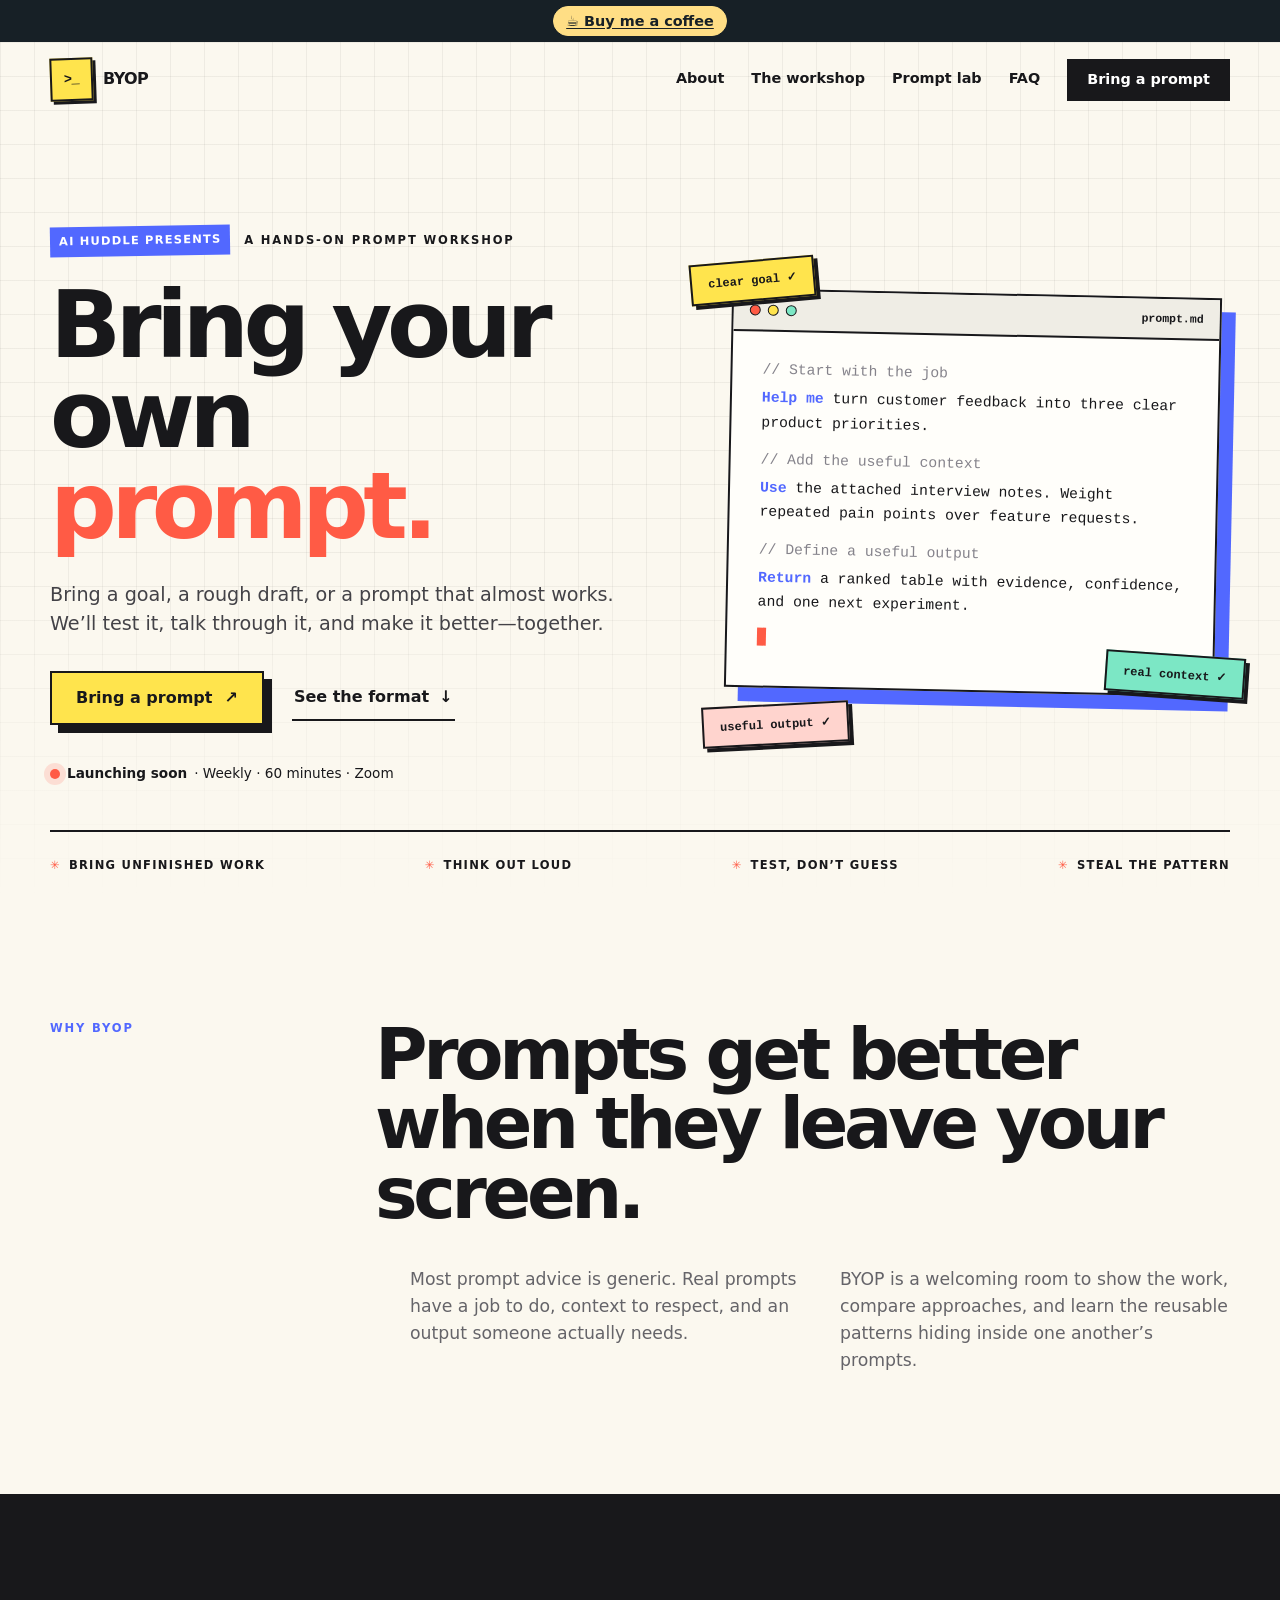
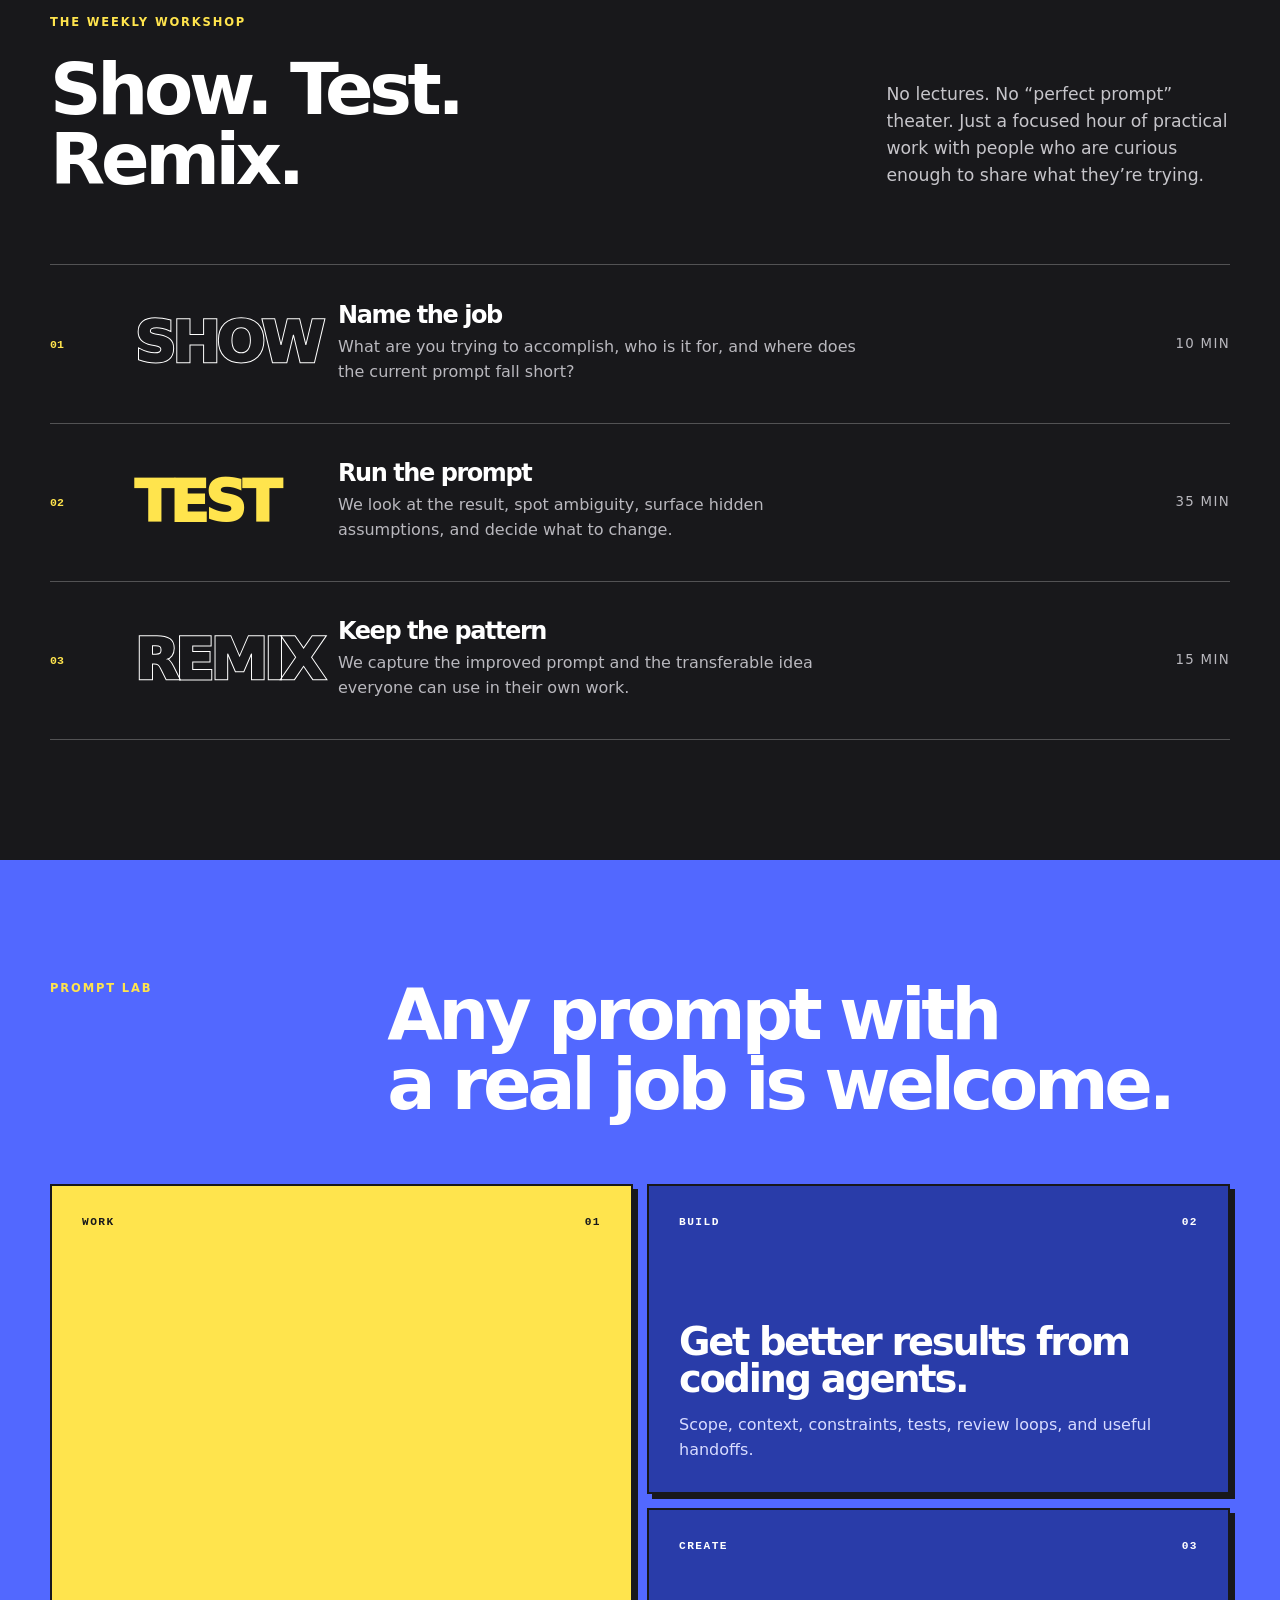
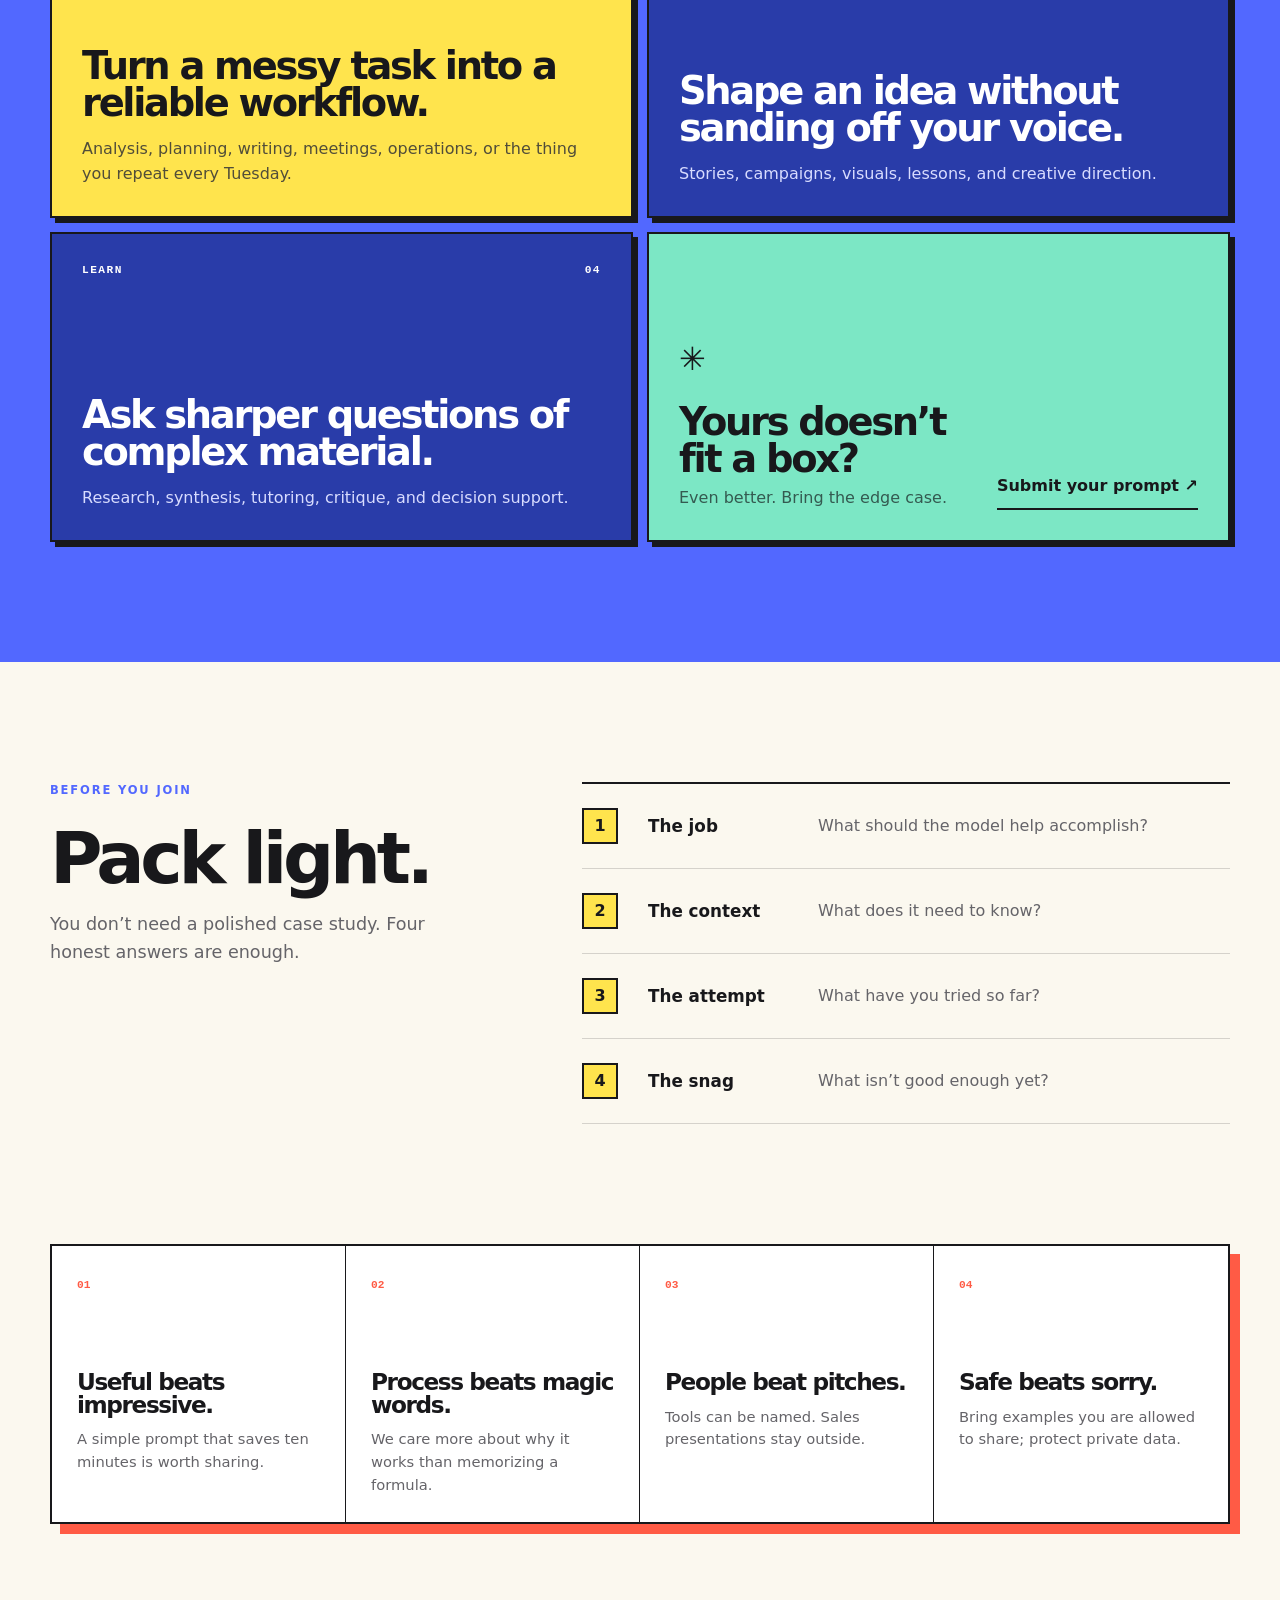
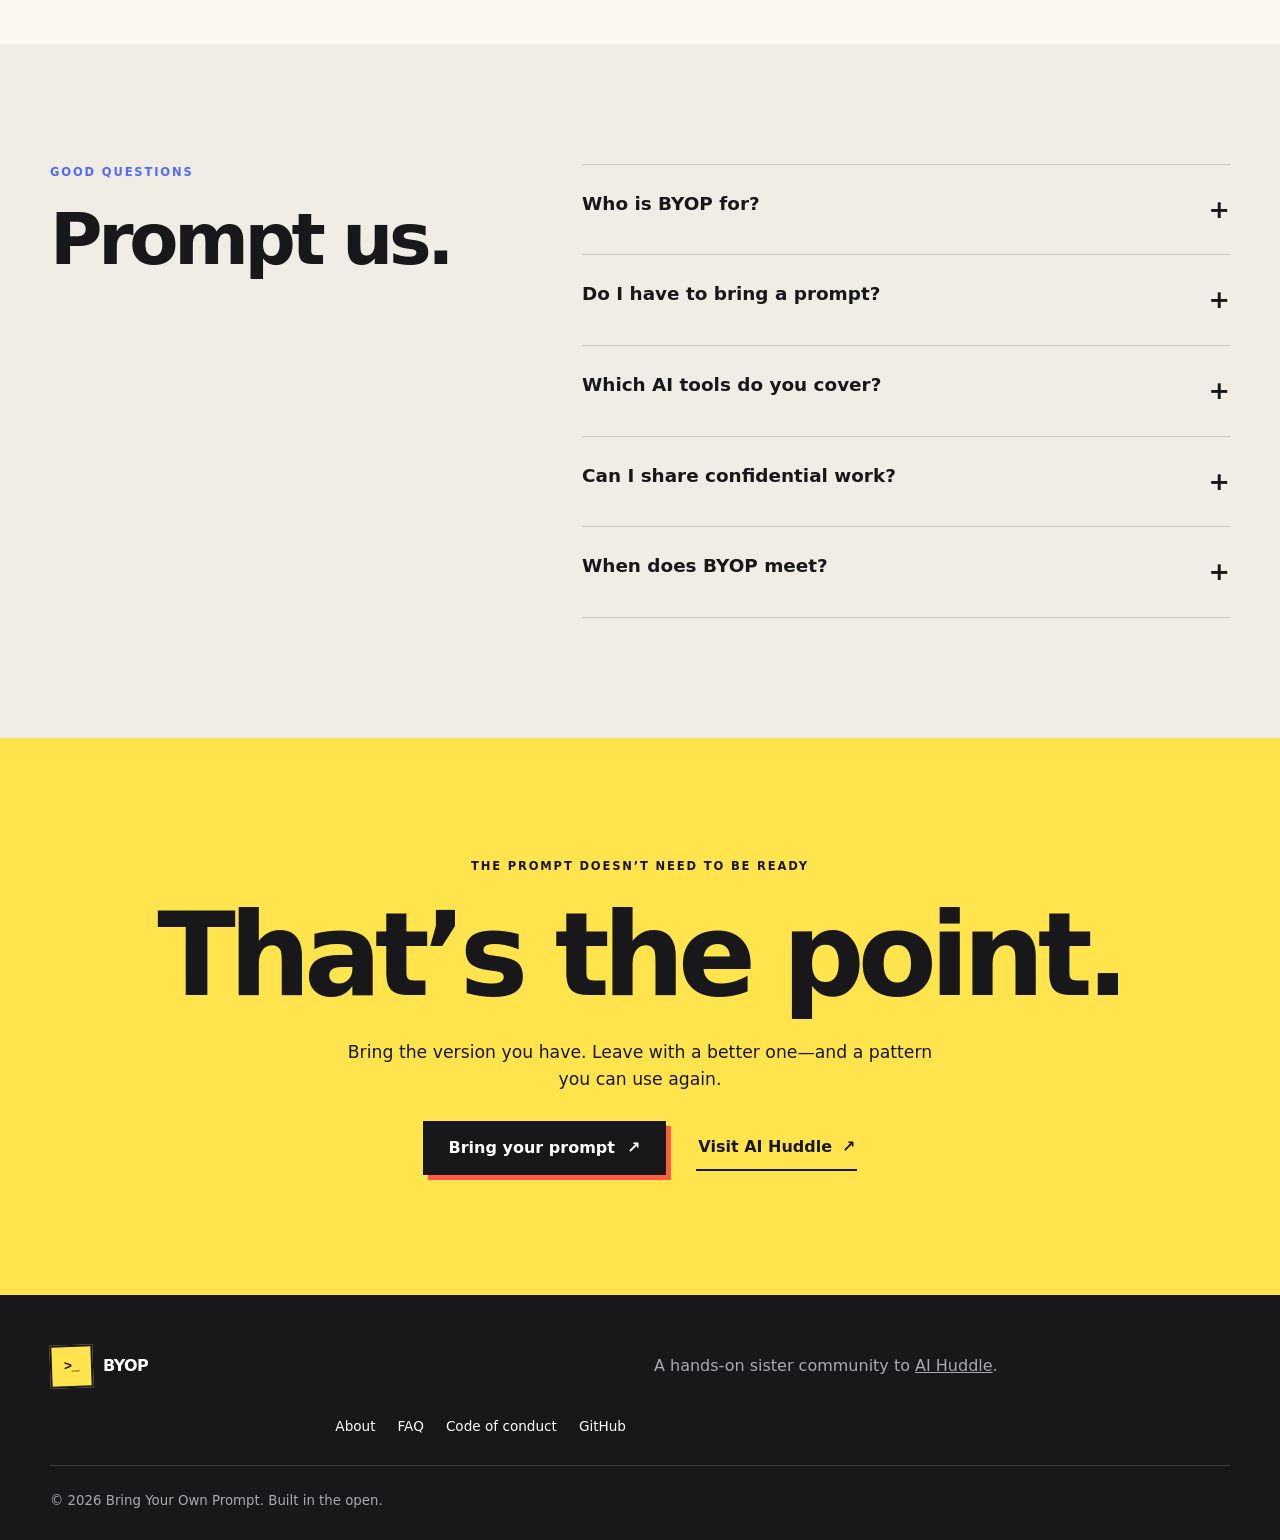
<file: index.html>
<!doctype html>
<html lang="en">
<head>
  <meta charset="utf-8">
  <meta name="viewport" content="width=device-width, initial-scale=1">
  <meta name="description" content="Bring Your Own Prompt is a free weekly Zoom workshop where people share, test, and improve the prompts behind real work.">
  <meta name="theme-color" content="#18181b">
  <meta property="og:title" content="Bring Your Own Prompt — Make your next prompt better">
  <meta property="og:description" content="A weekly, vendor-neutral prompt workshop. Bring a goal, a rough prompt, or just your curiosity.">
  <meta property="og:type" content="website">
  <meta property="og:url" content="https://numerate64.github.io/byop/">
  <meta property="og:image" content="https://numerate64.github.io/byop/assets/social-card.png">
  <title>Bring Your Own Prompt — Make your next prompt better</title>
  <link rel="icon" href="assets/favicon.svg" type="image/svg+xml">
  <link rel="stylesheet" href="styles.css?v=1">
  <script defer src="script.js?v=1"></script>

    <style id="bmc-support-style">
      .bmc-support {
        position: sticky; top: 0; z-index: 10000;
        display: flex; justify-content: center; align-items: center; box-sizing: border-box;
        width: 100%; height: 42px; margin: 0; padding: 0 1rem;
        background: #172026; color: #fff; text-align: center;
        font: 600 0.9rem/1.4 system-ui, sans-serif;
      }
      .bmc-support a {
        display: inline-flex; align-items: center; justify-content: center; min-height: 30px;
        padding: 4px 12px; border: 1px solid #ffde85; border-radius: 999px;
        background: #ffde85; color: #172026; font-weight: 700; text-decoration: underline;
        text-underline-offset: 0.15em; white-space: nowrap;
      }
      .bmc-support a:hover { background: #fff; border-color: #fff; }
      .bmc-support a:focus-visible { outline: 2px solid #fff; outline-offset: 3px; }
      .site-header { top: 42px; }
      .header { top: 42px; }
    </style>
</head>
<body>
  <div class="bmc-support"><a href="https://buymeacoffee.com/caliche" target="_blank" rel="noopener noreferrer">☕ Buy me a coffee</a></div>

  <a class="skip-link" href="#main">Skip to content</a>
  <header class="site-header" data-header>
    <div class="shell nav-wrap">
      <a class="brand" href="#top" aria-label="Bring Your Own Prompt home">
        <span class="brand-mark" aria-hidden="true"><span>&gt;_</span></span>
        <span>BYOP</span>
      </a>
      <button class="menu-button" type="button" aria-expanded="false" aria-controls="site-nav" data-menu-button>
        <span class="sr-only">Toggle navigation</span><i></i><i></i><i></i>
      </button>
      <nav class="site-nav" id="site-nav" aria-label="Primary" data-nav>
        <a href="#about">About</a>
        <a href="#format">The workshop</a>
        <a href="#prompts">Prompt lab</a>
        <a href="#faq">FAQ</a>
        <button class="button button-small button-ink" type="button" data-open-submit>Bring a prompt</button>
      </nav>
    </div>
  </header>

  <main id="main">
    <section class="hero" id="top">
      <div class="grid-paper" aria-hidden="true"></div>
      <div class="shell hero-grid">
        <div class="hero-copy reveal">
          <p class="eyebrow"><span>AI Huddle presents</span> A hands-on prompt workshop</p>
          <h1>Bring your own<br><em>prompt.</em></h1>
          <p class="hero-lede">Bring a goal, a rough draft, or a prompt that almost works. We’ll test it, talk through it, and make it better—together.</p>
          <div class="hero-actions">
            <button class="button button-primary" type="button" data-open-submit>Bring a prompt <span aria-hidden="true">↗</span></button>
            <a class="text-link" href="#format">See the format <span aria-hidden="true">↓</span></a>
          </div>
          <div class="launch-note"><span></span><strong>Launching soon</strong> · Weekly · 60 minutes · Zoom</div>
        </div>
        <div class="prompt-stage reveal" aria-label="An example prompt being improved">
          <div class="window">
            <div class="window-bar"><span></span><span></span><span></span><small>prompt.md</small></div>
            <div class="window-body">
              <p class="comment">// Start with the job</p>
              <p><b>Help me</b> turn customer feedback into three clear product priorities.</p>
              <p class="comment">// Add the useful context</p>
              <p><b>Use</b> the attached interview notes. Weight repeated pain points over feature requests.</p>
              <p class="comment">// Define a useful output</p>
              <p><b>Return</b> a ranked table with evidence, confidence, and one next experiment.</p>
              <span class="cursor" aria-hidden="true"></span>
            </div>
          </div>
          <div class="sticky sticky-one">clear goal ✓</div>
          <div class="sticky sticky-two">real context ✓</div>
          <div class="sticky sticky-three">useful output ✓</div>
        </div>
      </div>
      <div class="shell ticker" aria-label="BYOP principles">
        <span>Bring unfinished work</span><span>Think out loud</span><span>Test, don’t guess</span><span>Steal the pattern</span>
      </div>
    </section>

    <section class="section intro" id="about">
      <div class="shell intro-grid reveal">
        <p class="section-label">Why BYOP</p>
        <div>
          <h2>Prompts get better<br>when they leave your screen.</h2>
          <div class="two-col-copy">
            <p>Most prompt advice is generic. Real prompts have a job to do, context to respect, and an output someone actually needs.</p>
            <p>BYOP is a welcoming room to show the work, compare approaches, and learn the reusable patterns hiding inside one another’s prompts.</p>
          </div>
        </div>
      </div>
    </section>

    <section class="section format" id="format">
      <div class="shell">
        <div class="section-heading reveal">
          <div><p class="section-label">The weekly workshop</p><h2>Show. Test.<br>Remix.</h2></div>
          <p>No lectures. No “perfect prompt” theater. Just a focused hour of practical work with people who are curious enough to share what they’re trying.</p>
        </div>
        <ol class="format-list">
          <li class="reveal">
            <span class="number">01</span>
            <div class="verb">SHOW</div>
            <div><h3>Name the job</h3><p>What are you trying to accomplish, who is it for, and where does the current prompt fall short?</p></div>
            <small>10 min</small>
          </li>
          <li class="reveal">
            <span class="number">02</span>
            <div class="verb">TEST</div>
            <div><h3>Run the prompt</h3><p>We look at the result, spot ambiguity, surface hidden assumptions, and decide what to change.</p></div>
            <small>35 min</small>
          </li>
          <li class="reveal">
            <span class="number">03</span>
            <div class="verb">REMIX</div>
            <div><h3>Keep the pattern</h3><p>We capture the improved prompt and the transferable idea everyone can use in their own work.</p></div>
            <small>15 min</small>
          </li>
        </ol>
      </div>
    </section>

    <section class="section prompt-lab" id="prompts">
      <div class="shell">
        <div class="lab-heading reveal">
          <p class="section-label light">Prompt lab</p>
          <h2>Any prompt with<br>a real job is welcome.</h2>
        </div>
        <div class="lab-grid">
          <article class="lab-card lab-card-feature reveal">
            <div class="card-top"><span>WORK</span><span>01</span></div>
            <div><h3>Turn a messy task into a reliable workflow.</h3><p>Analysis, planning, writing, meetings, operations, or the thing you repeat every Tuesday.</p></div>
          </article>
          <article class="lab-card reveal"><div class="card-top"><span>BUILD</span><span>02</span></div><div><h3>Get better results from coding agents.</h3><p>Scope, context, constraints, tests, review loops, and useful handoffs.</p></div></article>
          <article class="lab-card reveal"><div class="card-top"><span>CREATE</span><span>03</span></div><div><h3>Shape an idea without sanding off your voice.</h3><p>Stories, campaigns, visuals, lessons, and creative direction.</p></div></article>
          <article class="lab-card reveal"><div class="card-top"><span>LEARN</span><span>04</span></div><div><h3>Ask sharper questions of complex material.</h3><p>Research, synthesis, tutoring, critique, and decision support.</p></div></article>
          <article class="lab-card lab-card-cta reveal">
            <div><span class="asterisk" aria-hidden="true">✳</span><h3>Yours doesn’t fit a box?</h3><p>Even better. Bring the edge case.</p></div>
            <button type="button" data-open-submit>Submit your prompt <span aria-hidden="true">↗</span></button>
          </article>
        </div>
      </div>
    </section>

    <section class="section prep">
      <div class="shell prep-grid">
        <div class="reveal">
          <p class="section-label">Before you join</p>
          <h2>Pack light.</h2>
          <p class="prep-lede">You don’t need a polished case study. Four honest answers are enough.</p>
        </div>
        <div class="checklist reveal">
          <div><span>1</span><p><strong>The job</strong>What should the model help accomplish?</p></div>
          <div><span>2</span><p><strong>The context</strong>What does it need to know?</p></div>
          <div><span>3</span><p><strong>The attempt</strong>What have you tried so far?</p></div>
          <div><span>4</span><p><strong>The snag</strong>What isn’t good enough yet?</p></div>
        </div>
      </div>
    </section>

    <section class="section values">
      <div class="shell values-grid reveal">
        <article><span>01</span><h3>Useful beats impressive.</h3><p>A simple prompt that saves ten minutes is worth sharing.</p></article>
        <article><span>02</span><h3>Process beats magic words.</h3><p>We care more about why it works than memorizing a formula.</p></article>
        <article><span>03</span><h3>People beat pitches.</h3><p>Tools can be named. Sales presentations stay outside.</p></article>
        <article><span>04</span><h3>Safe beats sorry.</h3><p>Bring examples you are allowed to share; protect private data.</p></article>
      </div>
    </section>

    <section class="section faq" id="faq">
      <div class="shell faq-grid">
        <div class="reveal"><p class="section-label">Good questions</p><h2>Prompt us.</h2></div>
        <div class="faq-list">
          <details class="reveal"><summary>Who is BYOP for?<span>+</span></summary><p>Anyone using—or trying to use—AI for real work. Beginners, experts, builders, leaders, creatives, and thoughtful skeptics are all welcome.</p></details>
          <details class="reveal"><summary>Do I have to bring a prompt?<span>+</span></summary><p>No. You can listen, ask questions, or help improve someone else’s prompt. Curiosity is enough for your first visit.</p></details>
          <details class="reveal"><summary>Which AI tools do you cover?<span>+</span></summary><p>BYOP is tool-agnostic. The emphasis is on clear thinking and transferable patterns, not loyalty to a particular model or vendor.</p></details>
          <details class="reveal"><summary>Can I share confidential work?<span>+</span></summary><p>No. Remove personal, confidential, regulated, or proprietary information before sharing any prompt or output.</p></details>
          <details class="reveal"><summary>When does BYOP meet?<span>+</span></summary><p>The recurring day and time will be announced before launch. Sessions will run weekly for approximately 60 minutes on Zoom.</p></details>
        </div>
      </div>
    </section>

    <section class="final-cta">
      <div class="shell final-inner reveal">
        <p class="section-label">The prompt doesn’t need to be ready</p>
        <h2>That’s the point.</h2>
        <p>Bring the version you have. Leave with a better one—and a pattern you can use again.</p>
        <div class="cta-actions">
          <button class="button button-ink" type="button" data-open-submit>Bring your prompt <span aria-hidden="true">↗</span></button>
          <a class="text-link ink-link" href="https://numerate64.github.io/aihuddle/" target="_blank" rel="noopener">Visit AI Huddle <span aria-hidden="true">↗</span></a>
        </div>
      </div>
    </section>
  </main>

  <footer class="site-footer">
    <div class="shell footer-grid">
      <a class="brand footer-brand" href="#top"><span class="brand-mark"><span>&gt;_</span></span><span>BYOP</span></a>
      <p>A hands-on sister community to <a href="https://numerate64.github.io/aihuddle/">AI Huddle</a>.</p>
      <nav aria-label="Footer"><a href="#about">About</a><a href="#faq">FAQ</a><a href="https://github.com/numerate64/byop/blob/main/CODE_OF_CONDUCT.md">Code of conduct</a><a href="https://github.com/numerate64/byop">GitHub</a></nav>
      <small>© <span data-year></span> Bring Your Own Prompt. Built in the open.</small>
    </div>
</footer>

  <dialog class="submit-dialog" data-submit-dialog aria-labelledby="submit-title">
    <form method="dialog" class="dialog-shell" data-submit-form>
      <div class="dialog-top"><div><p class="section-label">Prompt hot seat</p><h2 id="submit-title">Bring a prompt.</h2></div><button class="close-button" type="button" data-close-submit aria-label="Close prompt form">×</button></div>
      <p class="dialog-intro">Share only information you are comfortable making public on GitHub. BYOP does not write directly to the repository; this opens a prefilled issue for review.</p>
      <label>Prompt title or job<span>Required</span><input name="title" required maxlength="100" placeholder="Turn interview notes into product priorities"></label>
      <label>What are you trying to accomplish?<span>Required</span><textarea name="goal" required rows="3" placeholder="Describe the useful outcome and who needs it."></textarea></label>
      <label>Your current prompt<span>Required</span><textarea name="prompt" required rows="6" placeholder="Paste a safe-to-share version of the prompt."></textarea></label>
      <label>Where are you stuck?<span>Required</span><textarea name="help" required rows="3" placeholder="What does the output get wrong, miss, or make harder?"></textarea></label>
      <label>Your name or GitHub handle<span>Optional</span><input name="name" maxlength="80" placeholder="How should we credit you?"></label>
      <div class="dialog-actions"><button class="button button-primary" type="submit">Continue on GitHub <span>↗</span></button><a href="https://github.com/numerate64/byop/issues/new?template=bring-a-prompt.yml" target="_blank" rel="noopener">Use the direct form instead</a></div>
    </form>
  </dialog>
</body>
</html>
</file>
<file: styles.css>
:root{--ink:#18181b;--paper:#fbf8ef;--white:#fffefa;--electric:#ff5b45;--yellow:#ffe44d;--blue:#5268ff;--mint:#7ce7c5;--muted:#656469;--line:rgba(24,24,27,.17);--shell:min(1180px,calc(100% - 40px));--shadow:8px 8px 0 var(--ink)}
*{box-sizing:border-box}html{scroll-behavior:smooth;scroll-padding-top:90px}body{margin:0;color:var(--ink);background:var(--paper);font-family:Inter,ui-sans-serif,system-ui,-apple-system,BlinkMacSystemFont,"Segoe UI",sans-serif;line-height:1.55;-webkit-font-smoothing:antialiased}body.menu-open{overflow:hidden}a{color:inherit;text-decoration:none}button,input,textarea{font:inherit}button{color:inherit}.shell{width:var(--shell);margin-inline:auto}.sr-only{position:absolute;width:1px;height:1px;padding:0;margin:-1px;overflow:hidden;clip:rect(0,0,0,0);white-space:nowrap;border:0}.skip-link{position:fixed;z-index:1000;left:1rem;top:1rem;background:var(--yellow);padding:.7rem 1rem;border:2px solid var(--ink);transform:translateY(-180%)}.skip-link:focus{transform:none}
.site-header{position:fixed;z-index:100;inset:0 0 auto;padding:16px 0;transition:.2s}.site-header.scrolled{padding:9px 0;background:rgba(251,248,239,.92);backdrop-filter:blur(14px);border-bottom:1px solid var(--line)}.nav-wrap{display:flex;align-items:center;justify-content:space-between}.brand{display:inline-flex;align-items:center;gap:10px;font-weight:900;letter-spacing:-.04em}.brand-mark{display:grid;place-items:center;width:43px;height:43px;background:var(--yellow);border:2px solid var(--ink);box-shadow:3px 3px 0 var(--ink);font:800 .85rem ui-monospace,SFMono-Regular,Menlo,monospace;transform:rotate(-2deg)}.site-nav{display:flex;align-items:center;gap:27px;font-size:.9rem;font-weight:700}.site-nav>a{border-bottom:2px solid transparent}.site-nav>a:hover{border-color:var(--electric)}.menu-button{display:none;width:44px;height:44px;padding:10px;border:0;background:none}.menu-button i{display:block;height:2px;margin:5px;background:var(--ink);transition:.2s}
.button{display:inline-flex;align-items:center;justify-content:center;gap:12px;min-height:54px;padding:0 24px;border:2px solid var(--ink);background:white;font-weight:850;cursor:pointer;box-shadow:var(--shadow);transition:transform .16s,box-shadow .16s}.button:hover{transform:translate(4px,4px);box-shadow:3px 3px 0 var(--ink)}.button-primary{background:var(--yellow)}.button-ink{color:white;background:var(--ink);box-shadow:5px 5px 0 var(--electric)}.button-ink:hover{box-shadow:2px 2px 0 var(--electric)}.button-small{min-height:42px;padding:0 18px;box-shadow:none}.button-small:hover{transform:translateY(-2px);box-shadow:none}.text-link{display:inline-flex;gap:10px;align-items:center;padding:10px 2px;border-bottom:2px solid var(--ink);font-weight:800}a:focus-visible,button:focus-visible,summary:focus-visible,input:focus-visible,textarea:focus-visible{outline:3px solid var(--blue);outline-offset:4px}
.hero{position:relative;overflow:hidden;padding-top:138px;background:var(--paper)}.grid-paper{position:absolute;inset:0;background-image:linear-gradient(rgba(24,24,27,.055) 1px,transparent 1px),linear-gradient(90deg,rgba(24,24,27,.055) 1px,transparent 1px);background-size:34px 34px;mask-image:linear-gradient(to bottom,#000 60%,transparent)}.hero-grid{position:relative;display:grid;grid-template-columns:1.03fr .97fr;align-items:center;gap:66px;min-height:650px}.eyebrow,.section-label{margin:0 0 24px;text-transform:uppercase;letter-spacing:.16em;font-size:.72rem;font-weight:850}.eyebrow span{display:inline-block;margin-right:8px;padding:6px 9px;color:white;background:var(--blue);letter-spacing:.1em;transform:rotate(-1deg)}h1,h2,h3{margin-top:0;line-height:.97;letter-spacing:-.06em}h1{margin-bottom:28px;font-size:clamp(4.2rem,7.3vw,7.2rem);font-weight:900}h1 em{position:relative;font-style:normal;color:var(--electric)}h1 em:after{content:"";position:absolute;z-index:-1;left:-3%;right:-3%;bottom:.06em;height:.14em;background:var(--yellow);transform:rotate(-2deg)}.hero-lede{max-width:625px;margin:0 0 32px;color:#434247;font-size:clamp(1.05rem,1.5vw,1.25rem)}.hero-actions{display:flex;align-items:center;gap:28px;flex-wrap:wrap}.launch-note{display:flex;align-items:center;gap:7px;margin-top:38px;font-size:.85rem}.launch-note>span{width:10px;height:10px;border-radius:50%;background:var(--electric);box-shadow:0 0 0 6px rgba(255,91,69,.16)}
.prompt-stage{position:relative;min-height:520px}.window{position:absolute;z-index:2;top:48px;right:12px;width:min(100%,490px);overflow:hidden;border:2px solid var(--ink);background:var(--white);box-shadow:14px 14px 0 var(--blue);transform:rotate(1.2deg)}.window-bar{display:flex;align-items:center;gap:7px;padding:13px 16px;border-bottom:2px solid var(--ink);background:#efede5}.window-bar>span{width:11px;height:11px;border:1.5px solid var(--ink);border-radius:50%;background:var(--electric)}.window-bar>span:nth-child(2){background:var(--yellow)}.window-bar>span:nth-child(3){background:var(--mint)}.window-bar small{margin-left:auto;font:700 .72rem ui-monospace,SFMono-Regular,Menlo,monospace}.window-body{padding:26px 30px 32px;font:500 .92rem/1.65 ui-monospace,SFMono-Regular,Menlo,monospace}.window-body p{margin:0 0 13px}.window-body .comment{margin-bottom:4px;color:#85838b}.window-body b{color:var(--blue)}.cursor{display:inline-block;width:9px;height:18px;background:var(--electric)}.sticky{position:absolute;z-index:3;padding:11px 16px;border:2px solid var(--ink);background:var(--yellow);box-shadow:4px 4px 0 var(--ink);font:800 .75rem ui-monospace,SFMono-Regular,Menlo,monospace}.sticky-one{top:15px;left:0;transform:rotate(-5deg)}.sticky-two{right:-15px;bottom:70px;transform:rotate(4deg);background:var(--mint)}.sticky-three{left:12px;bottom:20px;transform:rotate(-3deg);background:#ffd4ce}.ticker{position:relative;display:flex;justify-content:space-between;gap:24px;padding:25px 0;border-top:2px solid var(--ink);font-size:.72rem;font-weight:850;text-transform:uppercase;letter-spacing:.11em}.ticker span:before{content:"✳";margin-right:8px;color:var(--electric)}
.section{padding:120px 0}.section-label{color:var(--blue)}h2{margin-bottom:0;font-size:clamp(3rem,5.6vw,5.8rem);font-weight:850}.intro-grid{display:grid;grid-template-columns:1fr 3fr;gap:40px}.two-col-copy{display:grid;grid-template-columns:1fr 1fr;gap:40px;max-width:820px;margin:38px 0 0 auto;color:var(--muted);font-size:1.08rem}.two-col-copy p{margin:0}
.format{color:white;background:var(--ink)}.section-heading{display:grid;grid-template-columns:1.45fr .65fr;align-items:end;gap:70px;margin-bottom:70px}.section-heading>p{margin:0 0 6px;color:#c6c5ca;font-size:1.08rem}.format .section-label,.section-label.light{color:var(--yellow)}.format-list{margin:0;padding:0;list-style:none;border-top:1px solid rgba(255,255,255,.25)}.format-list li{display:grid;grid-template-columns:60px 180px 1fr 70px;align-items:center;gap:24px;padding:34px 0;border-bottom:1px solid rgba(255,255,255,.25)}.number{color:var(--yellow);font:800 .72rem ui-monospace,SFMono-Regular,Menlo,monospace}.verb{font-size:clamp(2.1rem,4.5vw,4.5rem);font-weight:950;letter-spacing:-.07em;color:transparent;-webkit-text-stroke:1px white}.format-list li:nth-child(2) .verb{color:var(--yellow);-webkit-text-stroke:0}.format-list h3{margin:0 0 8px;font-size:1.5rem}.format-list p{max-width:520px;margin:0;color:#b9b8be}.format-list small{text-align:right;text-transform:uppercase;letter-spacing:.1em;color:#b9b8be}
.prompt-lab{background:var(--blue);color:white}.lab-heading{display:grid;grid-template-columns:1fr 2.5fr;margin-bottom:65px}.lab-grid{display:grid;grid-template-columns:repeat(2,1fr);gap:14px}.lab-card{display:flex;flex-direction:column;justify-content:space-between;min-height:310px;padding:30px;border:2px solid var(--ink);background:#293ca9;box-shadow:5px 5px 0 var(--ink);transition:transform .18s}.lab-card:hover{transform:translateY(-4px)}.lab-card-feature{grid-row:span 2;min-height:634px;color:var(--ink);background:var(--yellow)}.card-top{display:flex;justify-content:space-between;font:800 .7rem ui-monospace,SFMono-Regular,Menlo,monospace;letter-spacing:.13em}.lab-card h3{max-width:520px;margin:30px 0 15px;font-size:clamp(1.8rem,3vw,3rem)}.lab-card p{max-width:510px;margin:0;color:#d8dcff}.lab-card-feature p{color:#514d39}.lab-card-cta{flex-direction:row;align-items:end;gap:20px;color:var(--ink);background:var(--mint)}.lab-card-cta h3{margin:18px 0 8px}.lab-card-cta p{color:#345a50}.lab-card-cta button{flex:0 0 auto;padding:10px 0;border:0;border-bottom:2px solid var(--ink);background:none;font-weight:850;cursor:pointer}.asterisk{font-size:2rem}
.prep{background:var(--paper)}.prep-grid{display:grid;grid-template-columns:.8fr 1.2fr;gap:100px}.prep-lede{max-width:430px;color:var(--muted);font-size:1.1rem}.checklist{border-top:2px solid var(--ink)}.checklist>div{display:grid;grid-template-columns:48px 1fr;gap:18px;padding:24px 0;border-bottom:1px solid var(--line)}.checklist span{display:grid;place-items:center;width:36px;height:36px;border:2px solid var(--ink);background:var(--yellow);font-weight:850}.checklist p{display:grid;grid-template-columns:170px 1fr;align-items:center;margin:0;color:var(--muted)}.checklist strong{color:var(--ink);font-size:1.05rem}
.values{padding-top:0}.values-grid{display:grid;grid-template-columns:repeat(4,1fr);border:2px solid var(--ink);box-shadow:10px 10px 0 var(--electric)}.values article{min-height:270px;padding:25px;border-right:1px solid var(--ink);background:white}.values article:last-child{border:0}.values article>span{font:800 .7rem ui-monospace,SFMono-Regular,Menlo,monospace;color:var(--electric)}.values h3{margin:75px 0 12px;font-size:1.45rem}.values p{margin:0;color:var(--muted);font-size:.92rem}
.faq{background:#f0ede5}.faq-grid{display:grid;grid-template-columns:.8fr 1.2fr;gap:100px}.faq-list details{border-top:1px solid var(--line)}.faq-list details:last-child{border-bottom:1px solid var(--line)}.faq-list summary{display:flex;justify-content:space-between;gap:20px;padding:25px 0;cursor:pointer;list-style:none;font-weight:800;font-size:1.15rem}.faq-list summary::-webkit-details-marker{display:none}.faq-list summary span{font-size:1.6rem;transition:transform .2s}.faq-list details[open] summary span{transform:rotate(45deg)}.faq-list details p{max-width:620px;margin:-3px 35px 26px 0;color:var(--muted)}
.final-cta{padding:120px 0;text-align:center;background:var(--yellow);overflow:hidden}.final-inner{position:relative}.final-cta .section-label{color:var(--ink)}.final-cta h2{font-size:clamp(4rem,9vw,9rem)}.final-cta p:not(.section-label){max-width:600px;margin:28px auto;font-size:1.08rem}.cta-actions{display:flex;justify-content:center;align-items:center;gap:30px;flex-wrap:wrap}.ink-link{border-color:var(--ink)}
.site-footer{padding:50px 0 28px;color:white;background:var(--ink)}.footer-grid{display:grid;grid-template-columns:1fr 1fr;gap:28px;align-items:start}.footer-brand .brand-mark{color:var(--ink)}.footer-grid p{margin:9px 0 0;color:#aaa9ae}.footer-grid p a{text-decoration:underline}.footer-grid nav{display:flex;justify-content:flex-end;gap:22px;flex-wrap:wrap;font-size:.85rem}.footer-grid small{grid-column:1/-1;padding-top:25px;border-top:1px solid rgba(255,255,255,.16);color:#aaa9ae}
.submit-dialog{width:min(720px,calc(100% - 30px));max-height:calc(100vh - 30px);padding:0;border:2px solid var(--ink);background:var(--paper);box-shadow:12px 12px 0 var(--ink)}.submit-dialog::backdrop{background:rgba(24,24,27,.7);backdrop-filter:blur(3px)}.dialog-shell{padding:34px;overflow:auto}.dialog-top{display:flex;justify-content:space-between;gap:20px;align-items:start}.dialog-top h2{font-size:clamp(2.3rem,6vw,4.3rem)}.close-button{border:0;background:none;font-size:2.3rem;line-height:1;cursor:pointer}.dialog-intro{margin:18px 0 26px;color:var(--muted)}.dialog-shell label{display:block;margin:18px 0;font-weight:800}.dialog-shell label span{float:right;color:var(--muted);font-size:.7rem;text-transform:uppercase;letter-spacing:.1em}.dialog-shell input,.dialog-shell textarea{display:block;width:100%;margin-top:7px;padding:12px 14px;border:1.5px solid var(--ink);border-radius:0;background:white;font-weight:450;resize:vertical}.dialog-actions{display:flex;align-items:center;gap:24px;margin-top:28px;flex-wrap:wrap}.dialog-actions>a{font-size:.85rem;text-decoration:underline}.reveal{opacity:0;transform:translateY(18px);transition:opacity .6s,transform .6s}.reveal.visible{opacity:1;transform:none}
@media(max-width:900px){:root{--shell:min(100% - 30px,720px)}.menu-button{display:block}.menu-button[aria-expanded=true] i:nth-of-type(1){transform:translateY(7px) rotate(45deg)}.menu-button[aria-expanded=true] i:nth-of-type(2){opacity:0}.menu-button[aria-expanded=true] i:nth-of-type(3){transform:translateY(-7px) rotate(-45deg)}.site-nav{position:fixed;inset:65px 0 0;flex-direction:column;justify-content:center;background:var(--paper);font-size:1.35rem;transform:translateX(100%);transition:transform .22s}.site-nav.open{transform:none}.hero-grid{grid-template-columns:1fr;gap:20px}.hero-copy{text-align:center}.hero-actions,.launch-note{justify-content:center}.prompt-stage{width:min(100%,570px);margin:auto}.ticker{flex-wrap:wrap;justify-content:center}.intro-grid,.section-heading,.prep-grid,.faq-grid{grid-template-columns:1fr;gap:40px}.two-col-copy{margin-left:0}.format-list li{grid-template-columns:50px 135px 1fr}.format-list small{display:none}.lab-heading{grid-template-columns:1fr}.values-grid{grid-template-columns:repeat(2,1fr)}.values article:nth-child(2){border-right:0}.values article:nth-child(-n+2){border-bottom:1px solid var(--ink)}}
@media(max-width:560px){:root{--shell:calc(100% - 24px)}.section{padding:82px 0}.hero{padding-top:112px}.hero-grid{min-height:0}h1{font-size:clamp(3.6rem,18vw,5rem)}h2{font-size:clamp(2.8rem,14vw,4.1rem)}.eyebrow{line-height:2.2}.hero-actions{flex-direction:column;gap:10px}.launch-note{align-items:flex-start;flex-wrap:wrap}.prompt-stage{min-height:440px}.window{top:38px;right:4%;width:92%;box-shadow:8px 8px 0 var(--blue)}.window-body{padding:20px;font-size:.78rem}.sticky{font-size:.65rem}.sticky-one{left:0}.sticky-two{right:0;bottom:58px}.sticky-three{left:3px;bottom:5px}.ticker{justify-content:flex-start}.ticker span{width:calc(50% - 12px)}.two-col-copy{grid-template-columns:1fr;gap:20px}.format-list li{grid-template-columns:42px 1fr;gap:12px;padding:28px 0}.verb{grid-column:2;font-size:3rem}.format-list li>div:nth-of-type(2){grid-column:2}.lab-grid{grid-template-columns:1fr}.lab-card-feature{grid-row:auto;min-height:450px}.lab-card{min-height:290px;padding:25px}.lab-card-cta{display:flex;flex-direction:column;align-items:flex-start}.checklist p{grid-template-columns:1fr}.values-grid{grid-template-columns:1fr}.values article{min-height:210px;border-right:0;border-bottom:1px solid var(--ink)!important}.values article:last-child{border-bottom:0!important}.values h3{margin-top:45px}.footer-grid{grid-template-columns:1fr}.footer-grid nav{justify-content:flex-start}.dialog-shell{padding:22px}.dialog-actions{align-items:flex-start;flex-direction:column}.dialog-actions .button{width:100%}}
@media(prefers-reduced-motion:reduce){html{scroll-behavior:auto}*,*::before,*::after{transition-duration:.01ms!important;animation-duration:.01ms!important}.reveal{opacity:1;transform:none}}
</file>
